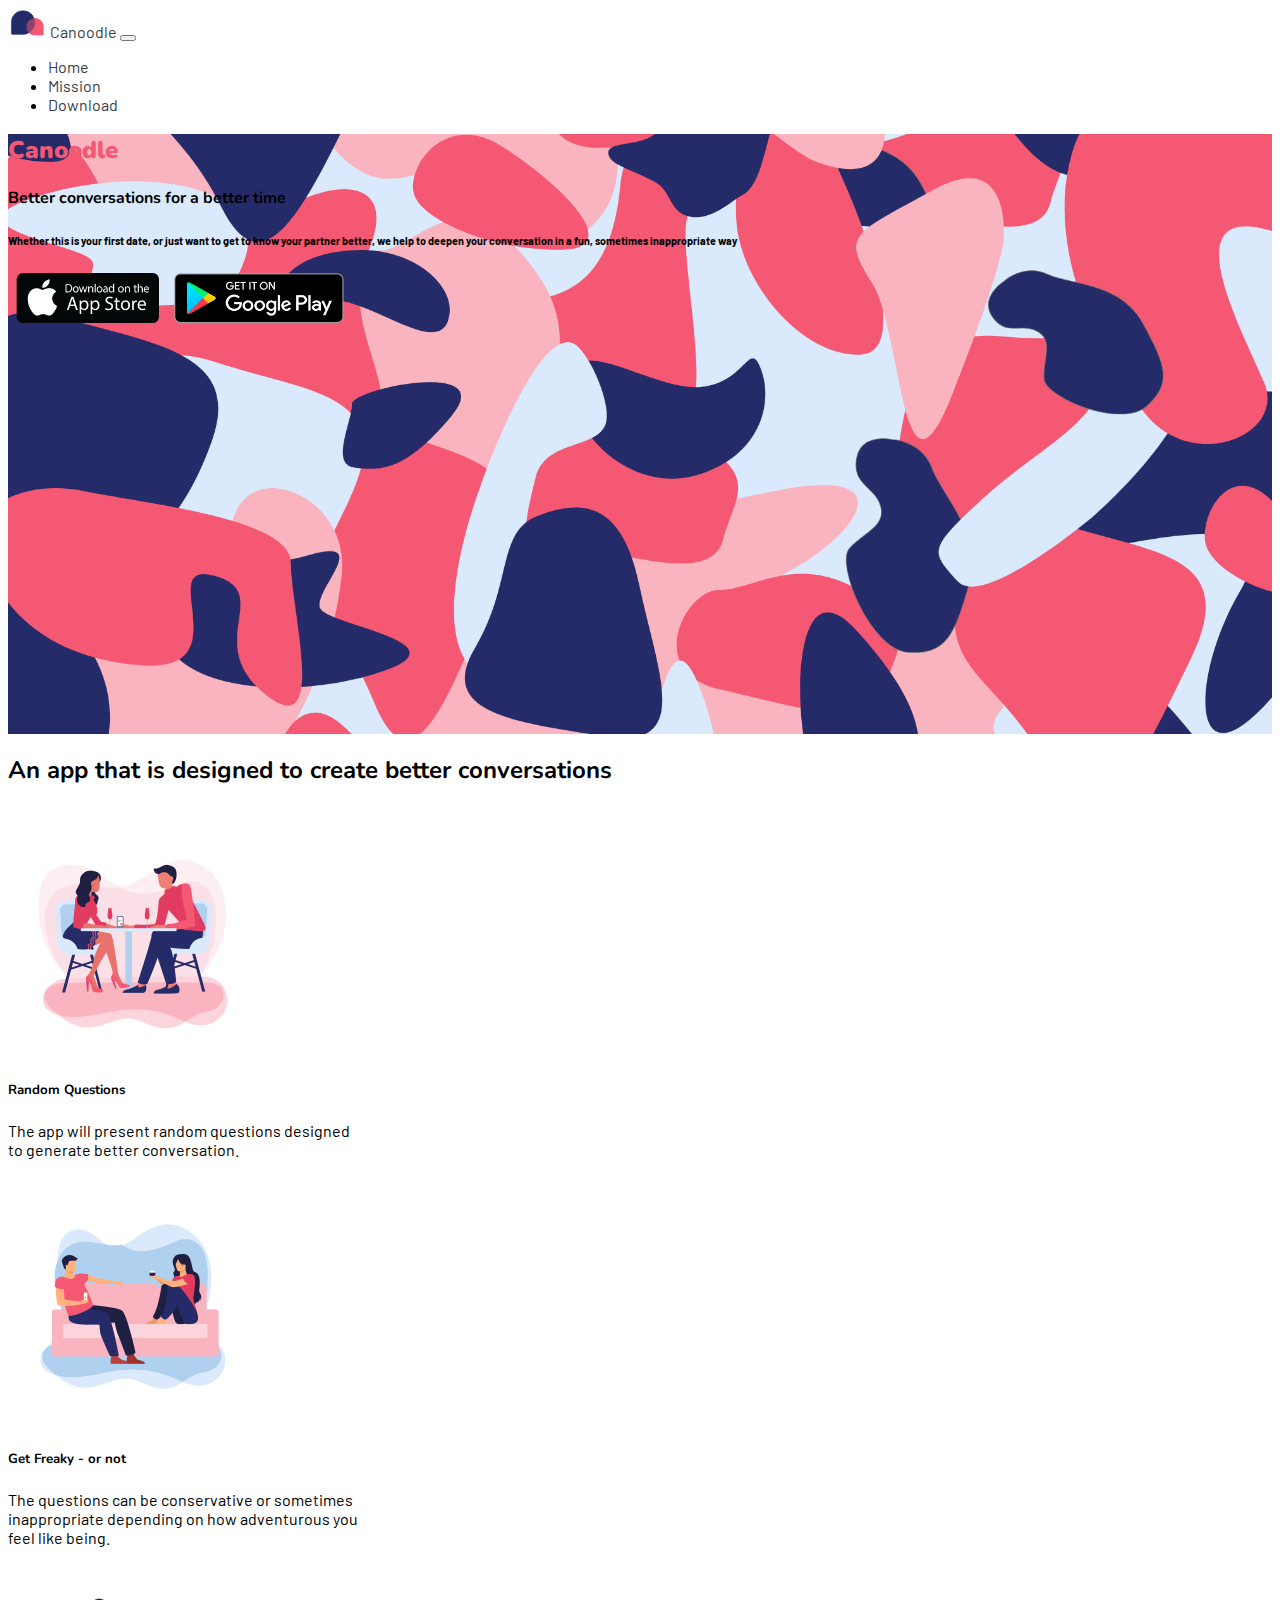
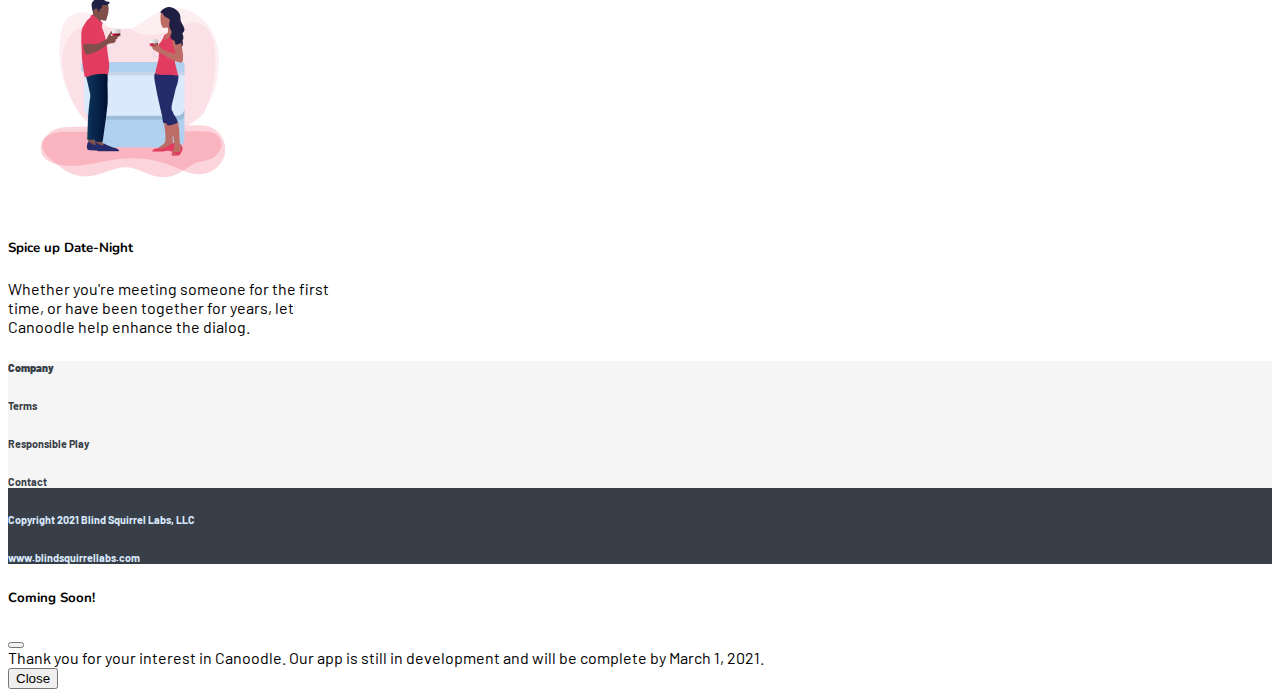
<file: index.html>
<!DOCTYPE html>
<html lang="en">

<head>
  <!-- Required meta tags -->
  <meta charset="utf-8" />
  <meta name="viewport" content="width=device-width, initial-scale=1" />

  <!-- Bootstrap CSS -->
  <link href="https://cdn.jsdelivr.net/npm/bootstrap@5.0.0-beta1/dist/css/bootstrap.min.css" rel="stylesheet"
    integrity="sha384-giJF6kkoqNQ00vy+HMDP7azOuL0xtbfIcaT9wjKHr8RbDVddVHyTfAAsrekwKmP1" crossorigin="anonymous" />

  <!-- Font -->
  <link rel="preconnect" href="https://fonts.gstatic.com" />
  <link href="https://fonts.googleapis.com/css2?family=Barlow:wght@300&family=Nunito&display=swap" rel="stylesheet" />
  <link rel="preconnect" href="https://fonts.gstatic.com">
  <link href="https://fonts.googleapis.com/css2?family=Barlow:wght@700&display=swap" rel="stylesheet">

  <!-- Favicon -->
  <link rel="shortcut icon" href="images/favicon.png" type="image/x-icon" />

  <!--CSS Link-->
  <link rel="stylesheet" type="text/css" href="styles/style.css" />

  <!-- Emoji -->
  <link href="https://emoji-css.afeld.me/emoji.css" rel="stylesheet">

  <title>Canoodle</title>
</head>

<body>
  <!-- Nav Bar -->
  <!-- <section id="navBar">
    <nav id="mainNavbar" class="navbar navbar-light bg-light navbar-expand-md fixed-top">
      <div class="container">
        <a class="navbar-brand" href="index.html">
          <img src="images\logo.png" width="auto" height="30" class="d-inline-block align-top mr-2" alt="Canoodle Logo" />
          Canoodle
        </a>
        <button class="navbar-toggler" data-toggle="collapse" data-target="#navLinks" aria-label="Toggle button">
          <span class="navbar-toggler-icon"></span>
        </button>
        <div class="collapse navbar-collapse justify-content-end" id="navLinks">
          <ul class="navbar-nav">
            <li class="navbar-item">
              <a href="index.html" class="nav-link active">Home</a>
            </li>
            <li class="navbar-item">
              <a href="mission.html" class="nav-link">Mission
              </a>
            </li>
            <li class="navbar-item">
              <a href="download.html" class="nav-link" id="download"><span id="download">Download</span></a>
            </li>
          </ul>
        </div>
      </div>
    </nav>
  </section> -->

  <!-- Navbar 2 -->
  <nav class="navbar navbar-expand-lg navbar-light bg-light fixed-top">
    <div class="container-fluid px-3">
      <a class="navbar-brand" href="index.html">
        <img src="images\logo.png" width="auto" height="30" class="d-inline-block align-top mr-2" alt="Canoodle Logo" />
        Canoodle</a>
      <button class="navbar-toggler" type="button" data-bs-toggle="collapse" data-bs-target="#navbarSupportedContent"
        aria-controls="navbarSupportedContent" aria-expanded="false" aria-label="Toggle navigation">
        <span class="navbar-toggler-icon"></span>
      </button>
      <div class="collapse navbar-collapse justify-content-end" id="navbarSupportedContent">
        <ul class="navbar-nav mb-2 mb-lg-0">
          <li class="nav-item">
            <a class="nav-link active" aria-current="page" href="index.html">Home</a>
          </li>
          <li class="nav-item">
            <a class="nav-link" href="mission.html">Mission</a>
          </li>
          <li class="nav-item">
            <a class="nav-link" href="download.html">Download</a>
          </li>
        </ul>
      </div>
    </div>
  </nav>

  <!-- Jumbotron -->
  <section id="jumbotron" class="py-5">
    <div id="headerBg" class="container d-flex align-items-center justify-content-center">
      <div class="row justify-content-center">
        <div class="col-md-9 col-sm-12 p-5">
          <div class="p-3 bg-light text-dark d-flex">
            <div class="p-3">
              <h2 id="canoodle">Canoodle</h2>
              <h4>Better conversations for a better time</h4>
              <h6>Whether this is your first date, or just want to get to know your partner better, we help to deepen
                your conversation in a fun, sometimes inappropriate way</h6>
              <!-- <i class="em em-woman-shrugging" aria-role="presentation" aria-label="Shrug"></i> -->
              <div>
                <div class="py-3">
                  <button id="button" type="button" data-bs-toggle="modal" data-bs-target="#exampleModal">
                    <img src="images/apple_store.png" height="50" width="auto" alt="App Store">
                  </button>
                  <button id="button" type="button" data-bs-toggle="modal" data-bs-target="#exampleModal">
                    <img src="images/googlePlay.png" height="50" width="auto" alt="App Store">
                  </button>
                </div>
              </div>
            </div>
          </div>
        </div>
        <!-- <div class="col-md-6">
          <div class="pt-5 d-flex justify-content-center align-items-center">
            <img src="images\PhoneBg.png" width="auto" height="450" class="d-inline-block align-top mr-2" alt="" />
          </div>
        </div> -->
      </div>
    </div>
  </section>

  <!-- Three Boxes -->
  <section>
    <div class="container">
      <div class="row py-5">
        <h2 class="text-center">An app that is designed to create better conversations</h2>
        <div class="col-md-4 d-flex justify-content-center py-2">
          <div class="card" style="width: 22rem;">
            <img src="./images/WebsiteBackgroundImage.png" width='250' height="auto" class="card-img-top" alt="...">
            <div class="card-body">
              <h5 class="lead">Random Questions</h5>
              <p class="card-text">The app will present random questions designed to generate better conversation. </p>
            </div>
          </div>
        </div>
        <div class="col-md-4 d-flex justify-content-center py-2">
          <div class="card" style="width: 22rem;">
            <img src="./images/Date_img.png" width='250' height="auto" class="card-img-top" alt="...">
            <div class="card-body">
              <h5 class="lead">Get Freaky - or not </h5>
              <p class="card-text">The questions can be conservative or sometimes inappropriate depending on how
                adventurous you feel like being.</p>
            </div>
          </div>
        </div>
        <div class="col-md-4 d-flex justify-content-center py-2">
          <div class="card" style="width: 22rem;">
            <img src="./images/bar_pic.png" width='250' height="auto" class="card-img-top" alt="...">
            <div class="card-body">
              <h5 class="lead">Spice up Date-Night</h5>
              <p class="card-text">Whether you're meeting someone for the first time, or have been together for years,
                let Canoodle help enhance the dialog.</p>
            </div>
          </div>
        </div>
      </div>
    </div>
  </section>

  <!-- Question Submit -->
  <!-- <section id="submitQuestion">
    <div class="container-fluid">
      <div class="row d-flex justify-content-center">
        <div class="col-md-4">
          <div class="mb-3">
            <h2>Submit a question</h2>
            <textarea class="form-control" id="exampleFormControlTextarea1" rows="2"></textarea>
            <div class="d-flex justify-content-center py-3">
              <button type="submit" class="btn btn-primary mb-3">Submit Question</button>
            </div>
          </div>
        </div>
      </div>
    </div>
  </section> -->

  <!-- Footer -->
  <section id="footer">
    <div class="container-fluid">
      <div id="upperFooter" class="row p-5">
        <div class="col-md-3">
          <h6 id="smHeader">Company</h6>
          <a href="terms.html">
            <h6>Terms</h6>
          </a>
          <a href="responsible.html">
            <h6>Responsible Play</h6>
          </a>
          <a href="contact.html">
            <h6>Contact</h6>
          </a>
        </div>
      </div>
      <div id="lowerFooter" class="row">
        <div class="col-md-12 d-flex justify-content-between p-3 bold">
          <h6>Copyright 2021 Blind Squirrel Labs, LLC</h6>
          <h6>www.blindsquirrellabs.com</h6>
        </div>
      </div>
    </div>
  </section>

  <!-- Modal -->
  <div class="modal fade" id="exampleModal" tabindex="-1" aria-labelledby="exampleModalLabel" aria-hidden="true">
    <div class="modal-dialog">
      <div class="modal-content">
        <div class="modal-header">
          <h5 class="modal-title" id="exampleModalLabel">Coming Soon!</h5>
          <button type="button" class="btn-close" data-bs-dismiss="modal" aria-label="Close"></button>
        </div>
        <div class="modal-body">
          Thank you for your interest in Canoodle. Our app is still in development and will be complete by
          March 1, 2021.
        </div>
        <div class="modal-footer">
          <button type="button" class="btn btn-secondary" data-bs-dismiss="modal">Close</button>
        </div>
      </div>
    </div>
  </div>
  <!-- Optional JavaScript; choose one of the two! -->

  <!-- Option 1: Bootstrap Bundle with Popper -->
  <script src="https://cdn.jsdelivr.net/npm/bootstrap@5.0.0-beta1/dist/js/bootstrap.bundle.min.js"
    integrity="sha384-ygbV9kiqUc6oa4msXn9868pTtWMgiQaeYH7/t7LECLbyPA2x65Kgf80OJFdroafW"
    crossorigin="anonymous"></script>

  <!-- Option 2: Separate Popper and Bootstrap JS -->
  <!--
    <script src="https://cdn.jsdelivr.net/npm/@popperjs/core@2.5.4/dist/umd/popper.min.js" integrity="sha384-q2kxQ16AaE6UbzuKqyBE9/u/KzioAlnx2maXQHiDX9d4/zp8Ok3f+M7DPm+Ib6IU" crossorigin="anonymous"></script>
    <script src="https://cdn.jsdelivr.net/npm/bootstrap@5.0.0-beta1/dist/js/bootstrap.min.js" integrity="sha384-pQQkAEnwaBkjpqZ8RU1fF1AKtTcHJwFl3pblpTlHXybJjHpMYo79HY3hIi4NKxyj" crossorigin="anonymous"></script>
    -->
</body>

</html>
</file>
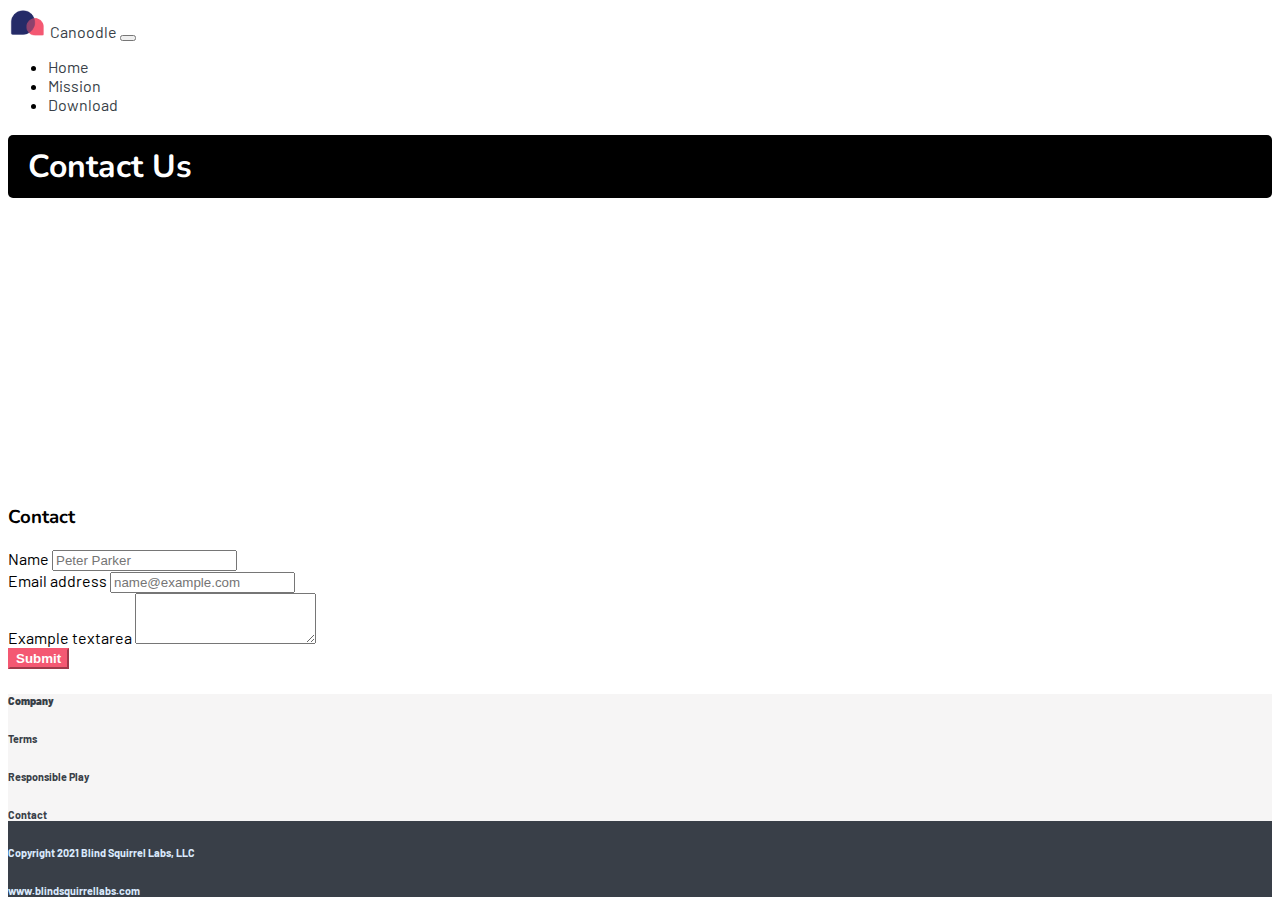
<file: contact.html>
<!DOCTYPE html>
<html lang="en">

<head>
    <!-- Required meta tags -->
    <meta charset="utf-8" />
    <meta name="viewport" content="width=device-width, initial-scale=1" />

    <!-- Bootstrap CSS -->
    <link href="https://cdn.jsdelivr.net/npm/bootstrap@5.0.0-beta1/dist/css/bootstrap.min.css" rel="stylesheet"
        integrity="sha384-giJF6kkoqNQ00vy+HMDP7azOuL0xtbfIcaT9wjKHr8RbDVddVHyTfAAsrekwKmP1" crossorigin="anonymous" />
    <!-- Font -->
    <link rel="preconnect" href="https://fonts.gstatic.com" />
    <link href="https://fonts.googleapis.com/css2?family=Barlow:wght@300&family=Nunito&display=swap" rel="stylesheet" />
    <link rel="preconnect" href="https://fonts.gstatic.com">
    <link href="https://fonts.googleapis.com/css2?family=Barlow:wght@700&display=swap" rel="stylesheet">

    <!-- Favicon -->
    <link rel="shortcut icon" href="images/favicon.png" type="image/x-icon" />
    <!--CSS Link-->
    <link rel="stylesheet" type="text/css" href="styles/style.css" />
    <!-- Emoji -->
    <link href="https://emoji-css.afeld.me/emoji.css" rel="stylesheet">

    <title>Contact</title>
</head>

<body>
    <!-- Navbar 2 -->
    <nav class="navbar navbar-expand-lg navbar-light bg-light fixed-top">
        <div class="container-fluid px-3">
            <a class="navbar-brand" href="index.html">
                <img src="images\logo.png" width="auto" height="30" class="d-inline-block align-top mr-2" alt="Canoodle Logo" />
                Canoodle</a>
            <button class="navbar-toggler" type="button" data-bs-toggle="collapse" data-bs-target="#navbarSupportedContent"
                aria-controls="navbarSupportedContent" aria-expanded="false" aria-label="Toggle navigation">
                <span class="navbar-toggler-icon"></span>
            </button>
            <div class="collapse navbar-collapse justify-content-end" id="navbarSupportedContent">
                <ul class="navbar-nav mb-2 mb-lg-0">
                    <li class="nav-item">
                        <a class="nav-link" href="index.html">Home</a>
                    </li>
                    <li class="nav-item">
                        <a class="nav-link" href="mission.html">Mission</a>
                    </li>
                    <li class="nav-item">
                        <a class="nav-link" href="download.html">Download</a>
                    </li>
                </ul>
            </div>
        </div>
    </nav>

    <!-- Jumbotron -->
    <section id="jumboContainerContact" class="py-5 d-flex align-items-center">
        <div id="" class="container-fluid">
            <div class="row pt-5">
                <div class="col-12 d-flex justify-content-center">
                    <h1 id="mission" class="d-inline-flex">Contact Us</h1>
                </div>
            </div>
        </div>
    </section>

    <!--Privacy Policy-->
    <div class="container d-flex align-items-center justify-content-center">
        <form class="col-md-6 col-12 px-3 py-5" action="https://formspree.io/f/xaylzezg" method="POST">
            <h3>Contact</h3>
            <div class="mb-3">
                <label for="exampleFormControlInput1" class="form-label">Name</label>
                <input type="text" name="Name" class="form-control" id="exampleFormControlInput1" placeholder="Peter Parker"
                    required>
            </div>
            <div class="mb-3">
                <label for="exampleFormControlInput1" class="form-label">Email address</label>
                <input type="email" name="Email" class="form-control" id="exampleFormControlInput1" placeholder="name@example.com"
                    required>
            </div>
            <div class="mb-3">
                <label for="exampleFormControlTextarea1" class="form-label">Example textarea</label>
                <textarea class="form-control" type="text" name="Message" id="exampleFormControlTextarea1" rows="3"
                    required></textarea>
            </div>
            <button class="btn btn-primary" type="submit">Submit</button>
        </form>
    </div>
    </div>

    <!-- Footer -->
    <section id="footer">
        <div class="container-fluid">
            <div id="upperFooter" class="row p-5">
                <div class="col-md-3">
                    <h6 id="smHeader">Company</h6>
                    <a href="terms.html">
                        <h6>Terms</h6>
                    </a>
                    <a href="responsible.html">
                        <h6>Responsible Play</h6>
                    </a>
                    <a href="contact.html">
                        <h6>Contact</h6>
                    </a>
                </div>
            </div>
            <div id="lowerFooter" class="row">
                <div class="col-md-12 d-flex justify-content-between p-3 bold">
                    <h6>Copyright 2021 Blind Squirrel Labs, LLC</h6>
                    <h6>www.blindsquirrellabs.com</h6>
                </div>
            </div>
        </div>
    </section>
    <!-- Optional JavaScript; choose one of the two! -->

    <!-- Option 1: Bootstrap Bundle with Popper -->
    <script src="https://cdn.jsdelivr.net/npm/bootstrap@5.0.0-beta1/dist/js/bootstrap.bundle.min.js" integrity="sha384-ygbV9kiqUc6oa4msXn9868pTtWMgiQaeYH7/t7LECLbyPA2x65Kgf80OJFdroafW"
        crossorigin="anonymous"></script>

    <!-- Option 2: Separate Popper and Bootstrap JS -->
    <!--
    <script src="https://cdn.jsdelivr.net/npm/@popperjs/core@2.5.4/dist/umd/popper.min.js" integrity="sha384-q2kxQ16AaE6UbzuKqyBE9/u/KzioAlnx2maXQHiDX9d4/zp8Ok3f+M7DPm+Ib6IU" crossorigin="anonymous"></script>
    <script src="https://cdn.jsdelivr.net/npm/bootstrap@5.0.0-beta1/dist/js/bootstrap.min.js" integrity="sha384-pQQkAEnwaBkjpqZ8RU1fF1AKtTcHJwFl3pblpTlHXybJjHpMYo79HY3hIi4NKxyj" crossorigin="anonymous"></script>
    -->
</body>

</html>
</file>
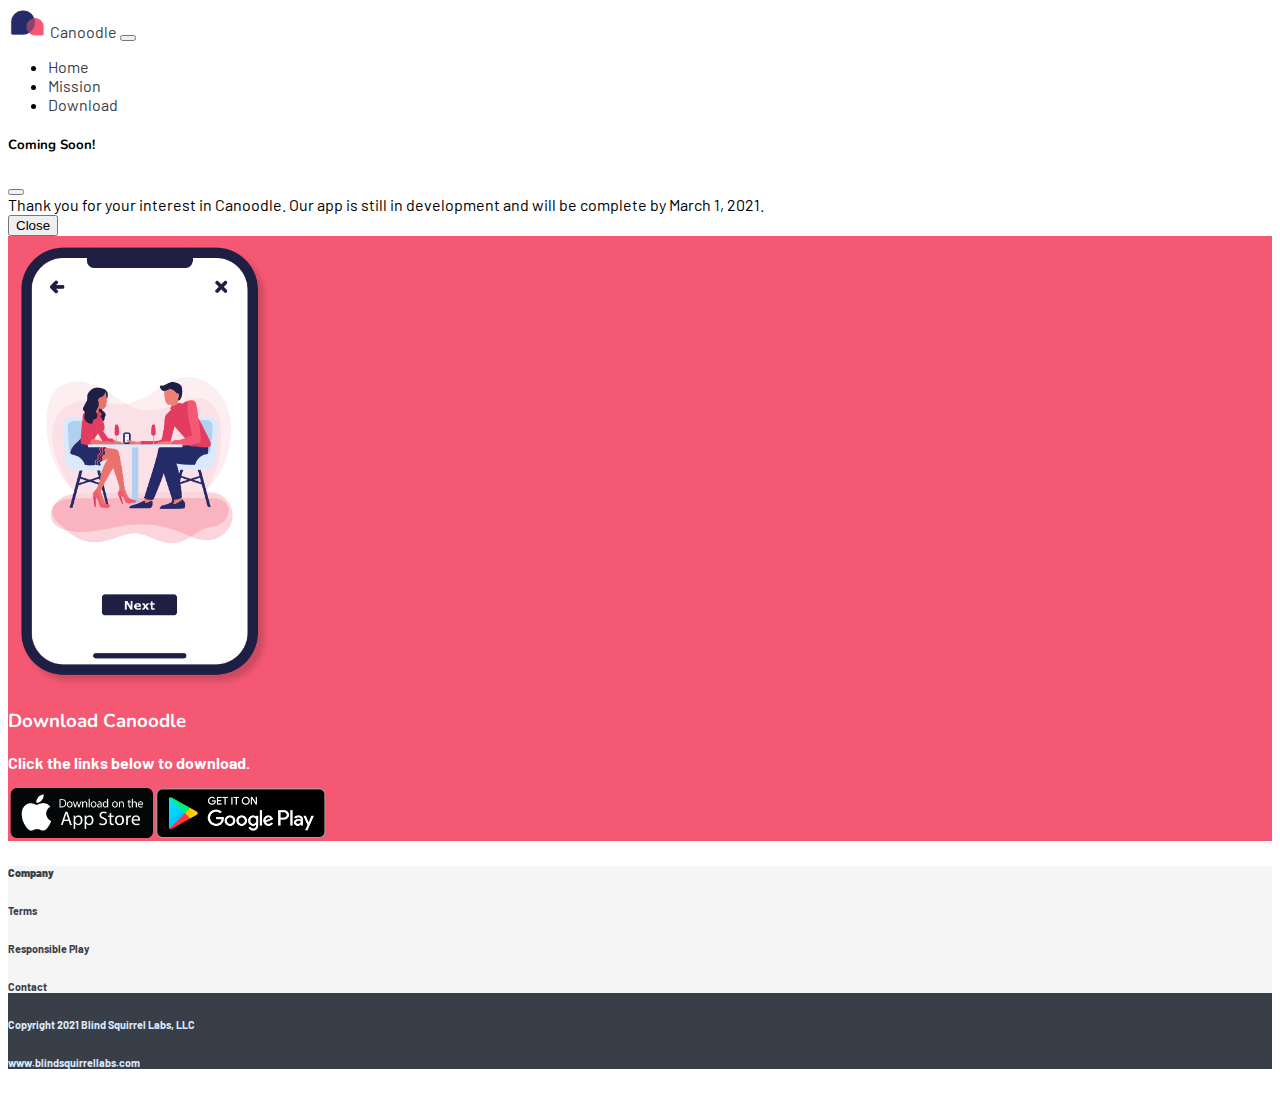
<file: download.html>
<!DOCTYPE html>
<html lang="en">

<head>
    <!-- Required meta tags -->
    <meta charset="utf-8" />
    <meta name="viewport" content="width=device-width, initial-scale=1" />

    <!-- Bootstrap CSS -->
    <link href="https://cdn.jsdelivr.net/npm/bootstrap@5.0.0-beta1/dist/css/bootstrap.min.css" rel="stylesheet"
        integrity="sha384-giJF6kkoqNQ00vy+HMDP7azOuL0xtbfIcaT9wjKHr8RbDVddVHyTfAAsrekwKmP1" crossorigin="anonymous" />
    <!-- Font -->
    <link rel="preconnect" href="https://fonts.gstatic.com" />
    <link href="https://fonts.googleapis.com/css2?family=Barlow:wght@300&family=Nunito&display=swap" rel="stylesheet" />
    <link rel="preconnect" href="https://fonts.gstatic.com">
    <link href="https://fonts.googleapis.com/css2?family=Barlow:wght@700&display=swap" rel="stylesheet">

    <!-- Favicon -->
    <link rel="shortcut icon" href="images/favicon.png" type="image/x-icon" />
    <!--CSS Link-->
    <link rel="stylesheet" type="text/css" href="styles/style.css" />
    <!-- Emoji -->
    <link href="https://emoji-css.afeld.me/emoji.css" rel="stylesheet">

    <title>Download</title>
</head>

<body>
    <!-- Navbar 2 -->
    <nav class="navbar navbar-expand-lg navbar-light bg-light fixed-top">
        <div class="container-fluid px-3">
            <a class="navbar-brand" href="index.html">
                <img src="images\logo.png" width="auto" height="30" class="d-inline-block align-top mr-2" alt="Canoodle Logo" />
                Canoodle</a>
            <button class="navbar-toggler" type="button" data-bs-toggle="collapse" data-bs-target="#navbarSupportedContent"
                aria-controls="navbarSupportedContent" aria-expanded="false" aria-label="Toggle navigation">
                <span class="navbar-toggler-icon"></span>
            </button>
            <div class="collapse navbar-collapse justify-content-end" id="navbarSupportedContent">
                <ul class="navbar-nav mb-2 mb-lg-0">
                    <li class="nav-item">
                        <a class="nav-link" href="index.html">Home</a>
                    </li>
                    <li class="nav-item">
                        <a class="nav-link" href="mission.html">Mission</a>
                    </li>
                    <li class="nav-item">
                        <a class="nav-link active" aria-current="page" href="download.html">Download</a>
                    </li>
                </ul>
            </div>
        </div>
    </nav>

    <!-- Modal -->
    <div class="modal fade" id="exampleModal" tabindex="-1" aria-labelledby="exampleModalLabel" aria-hidden="true">
        <div class="modal-dialog">
            <div class="modal-content">
                <div class="modal-header">
                    <h5 class="modal-title" id="exampleModalLabel">Coming Soon!</h5>
                    <button type="button" class="btn-close" data-bs-dismiss="modal" aria-label="Close"></button>
                </div>
                <div class="modal-body">
                    Thank you for your interest in Canoodle. Our app is still in development and will be complete by
                    March 1, 2021.
                </div>
                <div class="modal-footer">
                    <button type="button" class="btn btn-secondary" data-bs-dismiss="modal">Close</button>
                </div>
            </div>
        </div>
    </div>

    <!-- Jumbotron -->
    <section id="jumboDownload" class="py-5 d-flex align-items-center">
        <div id="" class="container-fluid py-5">
            <div class="row pt-5">
                <div class="col-md-6 d-flex justify-content-md-end justify-content-center">
                    <img src="images/PhoneBg.png" height="450" width="auto" alt="Picture of app" class="px-5">
                </div>
                <div class="col-md-6 white d-flex align-items-center p-3">
                    <div>
                        <H3 id="downloadHeader" class="mb-0">Download Canoodle</H3>
                        <p id="downloadHeader" class="">Click the links below to download.</p>
                        <div>
                            <a data-bs-toggle="modal" data-bs-target="#exampleModal">
                                <img src="images/apple_store.png" height="50" width="auto" alt="App Store">
                            </a>
                            <a data-bs-toggle="modal" data-bs-target="#exampleModal">
                                <img src="images/googlePlay.png" height="50" width="auto" alt="App Store">
                            </a>
                        </div>
                    </div>
                </div>
            </div>
        </div>
    </section>



    <!-- Footer -->
    <section id="footer">
        <div class="container-fluid">
            <div id="upperFooter" class="row p-5">
                <div class="col-md-3">
                    <h6 id="smHeader">Company</h6>
                    <a href="terms.html">
                        <h6>Terms</h6>
                    </a>
                    <a href="responsible.html">
                        <h6>Responsible Play</h6>
                    </a>
                    <a href="contact.html">
                        <h6>Contact</h6>
                    </a>
                </div>
            </div>
            <div id="lowerFooter" class="row">
                <div class="col-md-12 d-flex justify-content-between p-3 bold">
                    <h6>Copyright 2021 Blind Squirrel Labs, LLC</h6>
                    <h6>www.blindsquirrellabs.com</h6>
                </div>
            </div>
        </div>
    </section>
    <!-- Optional JavaScript; choose one of the two! -->

    <!-- Option 1: Bootstrap Bundle with Popper -->
    <script src="https://cdn.jsdelivr.net/npm/bootstrap@5.0.0-beta1/dist/js/bootstrap.bundle.min.js" integrity="sha384-ygbV9kiqUc6oa4msXn9868pTtWMgiQaeYH7/t7LECLbyPA2x65Kgf80OJFdroafW"
        crossorigin="anonymous"></script>

    <!-- Option 2: Separate Popper and Bootstrap JS -->
    <!--
    <script src="https://cdn.jsdelivr.net/npm/@popperjs/core@2.5.4/dist/umd/popper.min.js" integrity="sha384-q2kxQ16AaE6UbzuKqyBE9/u/KzioAlnx2maXQHiDX9d4/zp8Ok3f+M7DPm+Ib6IU" crossorigin="anonymous"></script>
    <script src="https://cdn.jsdelivr.net/npm/bootstrap@5.0.0-beta1/dist/js/bootstrap.min.js" integrity="sha384-pQQkAEnwaBkjpqZ8RU1fF1AKtTcHJwFl3pblpTlHXybJjHpMYo79HY3hIi4NKxyj" crossorigin="anonymous"></script>
    -->
</body>

</html>
</file>
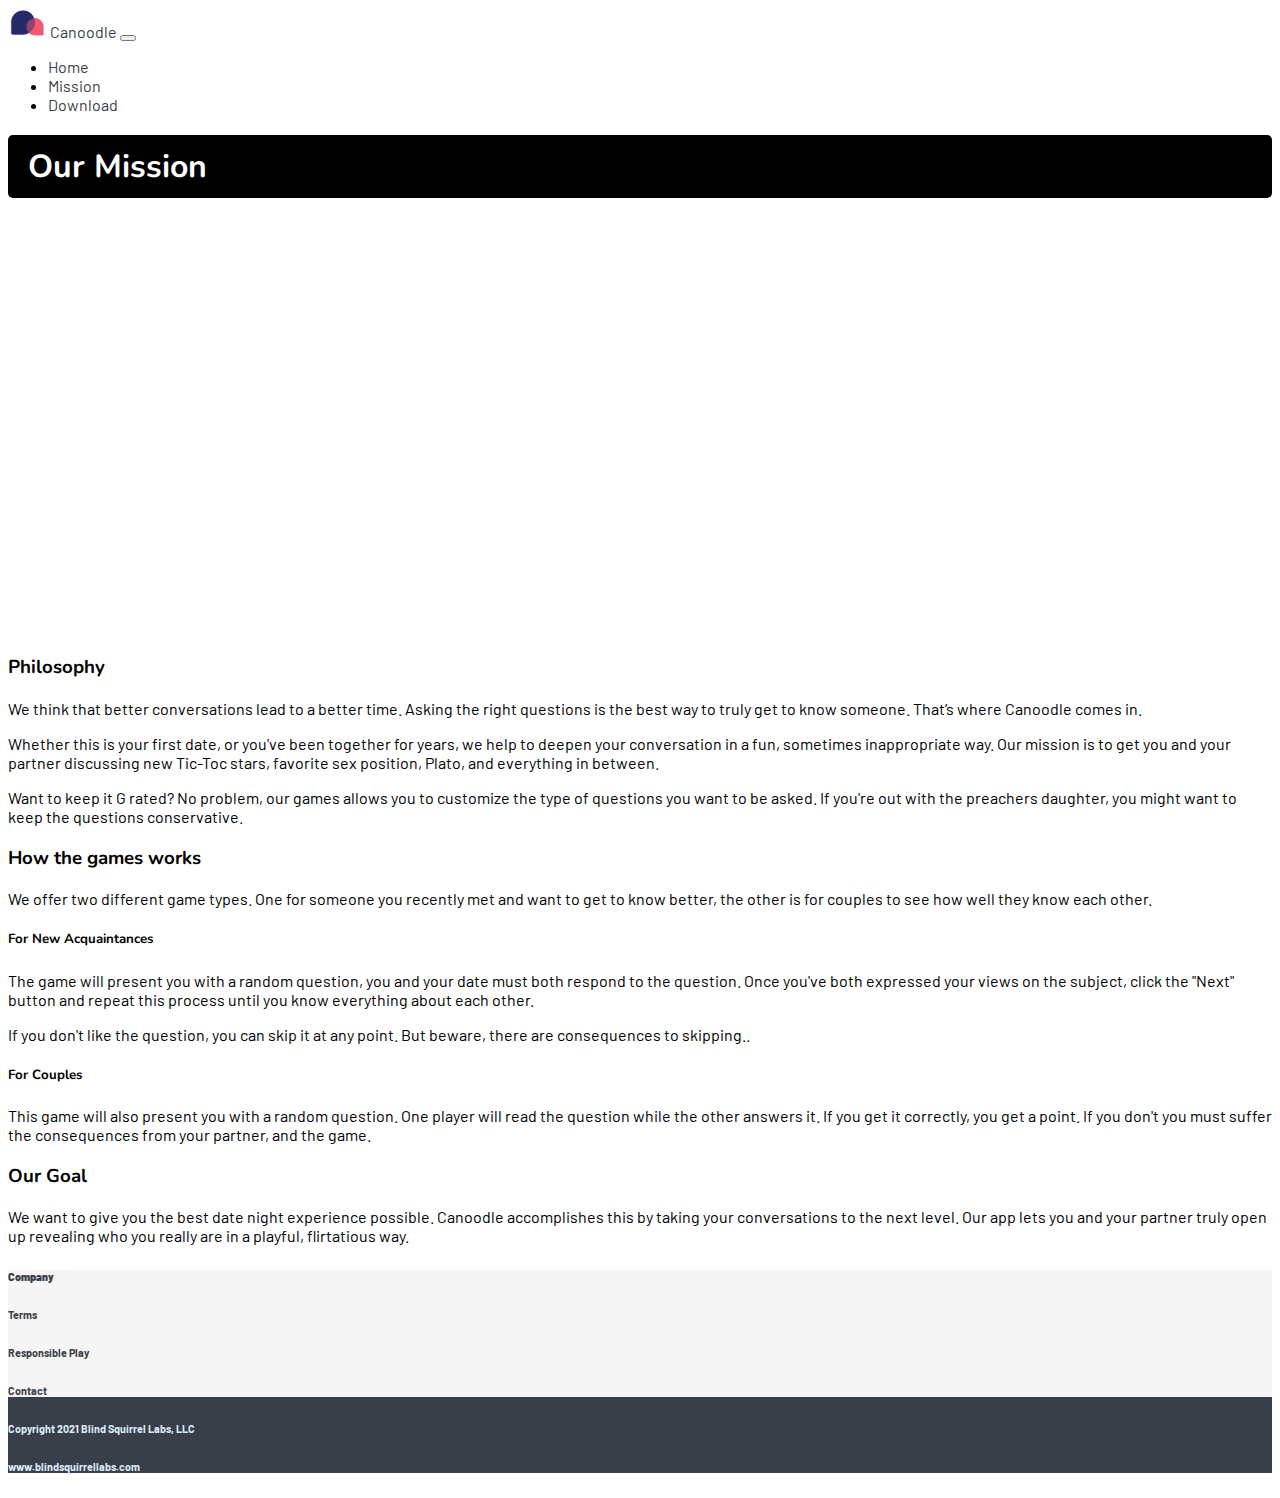
<file: mission.html>
<!DOCTYPE html>
<html lang="en">

<head>
    <!-- Required meta tags -->
    <meta charset="utf-8" />
    <meta name="viewport" content="width=device-width, initial-scale=1" />

    <!-- Bootstrap CSS -->
    <link href="https://cdn.jsdelivr.net/npm/bootstrap@5.0.0-beta1/dist/css/bootstrap.min.css" rel="stylesheet"
        integrity="sha384-giJF6kkoqNQ00vy+HMDP7azOuL0xtbfIcaT9wjKHr8RbDVddVHyTfAAsrekwKmP1" crossorigin="anonymous" />
    <!-- Font -->
    <link rel="preconnect" href="https://fonts.gstatic.com" />
    <link href="https://fonts.googleapis.com/css2?family=Barlow:wght@300&family=Nunito&display=swap" rel="stylesheet" />
    <link rel="preconnect" href="https://fonts.gstatic.com">
    <link href="https://fonts.googleapis.com/css2?family=Barlow:wght@700&display=swap" rel="stylesheet">

    <!-- Favicon -->
    <link rel="shortcut icon" href="images/favicon.png" type="image/x-icon" />
    <!--CSS Link-->
    <link rel="stylesheet" type="text/css" href="styles/style.css" />
    <!-- Emoji -->
    <link href="https://emoji-css.afeld.me/emoji.css" rel="stylesheet">

    <title>Mission</title>
</head>

<body>
    <!-- Navbar 2 -->
    <nav class="navbar navbar-expand-lg navbar-light bg-light fixed-top">
        <div class="container-fluid px-3">
            <a class="navbar-brand" href="index.html">
                <img src="images\logo.png" width="auto" height="30" class="d-inline-block align-top mr-2"
                    alt="Canoodle Logo" />
                Canoodle</a>
            <button class="navbar-toggler" type="button" data-bs-toggle="collapse"
                data-bs-target="#navbarSupportedContent" aria-controls="navbarSupportedContent" aria-expanded="false"
                aria-label="Toggle navigation">
                <span class="navbar-toggler-icon"></span>
            </button>
            <div class="collapse navbar-collapse justify-content-end" id="navbarSupportedContent">
                <ul class="navbar-nav mb-2 mb-lg-0">
                    <li class="nav-item">
                        <a class="nav-link" href="index.html">Home</a>
                    </li>
                    <li class="nav-item">
                        <a class="nav-link active" aria-current="page" href="mission.html">Mission</a>
                    </li>
                    <li class="nav-item">
                        <a class="nav-link" href="download.html">Download</a>
                    </li>
                </ul>
            </div>
        </div>
    </nav>

    <!-- Jumbotron -->
    <section id="jumboContainer" class="py-5 d-flex align-items-center">
        <div id="" class="container-fluid">
            <div class="row pt-5">
                <div class="col-12 d-flex justify-content-center">
                    <h1 id="mission" class="d-inline-flex">Our Mission</h1>
                </div>
            </div>
        </div>
    </section>

    <!-- Our Mission -->
    <div class="container py-5">
        <div class="row d-flex justify-content-center">
            <div class="col-md-6">
                <h3>Philosophy</h3>
                <p class="lead">
                    We think that better conversations lead to a better time. Asking the right questions is the best
                    way to truly get to know someone. That’s where Canoodle comes in.
                </p>
                <p class="lead">
                    Whether this is your first date, or you've been together for years, we help to deepen
                    your conversation in a fun, sometimes inappropriate way. Our mission is to get you and your partner
                    discussing new Tic-Toc stars, favorite sex position, Plato, and everything in between.
                </p>
                <p class="lead">
                    Want to keep it G rated? No problem, our games allows you to customize the type of questions you
                    want to be asked. If you're out with the preachers daughter, you might want to keep the questions
                    conservative.
                </p>
                <!-- How it works -->
                <h3 class="pt-3">How the games works</h3>
                <p class="lead">We offer two different game types. One for someone you recently met and want to get to
                    know better,
                    the other is for couples to see how well they know each other.
                </p>
                <!-- New Acquaintances -->
                <h5>For New Acquaintances</h5>
                <p class="lead">
                    The game will present you with a random question, you and your date must both respond to the
                    question. Once you've both expressed your views on the subject, click the "Next" button and repeat
                    this process until you know everything about each other.
                </p>
                <p class="lead">
                    If you don't like the question, you can skip it at any point. But beware, there are consequences to
                    skipping..
                </p>
                <!-- For Couples -->
                <h5>For Couples</h5>
                <p class="lead">
                    This game will also present you with a random question. One player will read the question while the
                    other answers it. If you get it correctly, you get a point. If you don't you must suffer the
                    consequences from your partner, and the game.
                </p>
                <!-- Our Goal -->
                <h3 class="pt-3">Our Goal</h3>
                <p class="lead">
                    We want to give you the best date night experience possible. Canoodle accomplishes this by taking
                    your conversations to the next level. Our app lets you and your partner truly open up revealing who
                    you really are in a playful, flirtatious way.
                </p>
            </div>
        </div>
    </div>

    <!-- Footer -->
    <section id="footer">
        <div class="container-fluid">
            <div id="upperFooter" class="row p-5">
                <div class="col-md-3">
                    <h6 id="smHeader">Company</h6>
                    <a href="terms.html">
                        <h6>Terms</h6>
                    </a>
                    <a href="responsible.html">
                        <h6>Responsible Play</h6>
                    </a>
                    <a href="contact.html">
                        <h6>Contact</h6>
                    </a>
                </div>
            </div>
            <div id="lowerFooter" class="row">
                <div class="col-md-12 d-flex justify-content-between p-3 bold">
                    <h6>Copyright 2021 Blind Squirrel Labs, LLC</h6>
                    <h6>www.blindsquirrellabs.com</h6>
                </div>
            </div>
        </div>
    </section>
    <!-- Optional JavaScript; choose one of the two! -->

    <!-- Option 1: Bootstrap Bundle with Popper -->
    <script src="https://cdn.jsdelivr.net/npm/bootstrap@5.0.0-beta1/dist/js/bootstrap.bundle.min.js"
        integrity="sha384-ygbV9kiqUc6oa4msXn9868pTtWMgiQaeYH7/t7LECLbyPA2x65Kgf80OJFdroafW"
        crossorigin="anonymous"></script>

    <!-- Option 2: Separate Popper and Bootstrap JS -->
    <!--
    <script src="https://cdn.jsdelivr.net/npm/@popperjs/core@2.5.4/dist/umd/popper.min.js" integrity="sha384-q2kxQ16AaE6UbzuKqyBE9/u/KzioAlnx2maXQHiDX9d4/zp8Ok3f+M7DPm+Ib6IU" crossorigin="anonymous"></script>
    <script src="https://cdn.jsdelivr.net/npm/bootstrap@5.0.0-beta1/dist/js/bootstrap.min.js" integrity="sha384-pQQkAEnwaBkjpqZ8RU1fF1AKtTcHJwFl3pblpTlHXybJjHpMYo79HY3hIi4NKxyj" crossorigin="anonymous"></script>
    -->
</body>

</html>
</file>
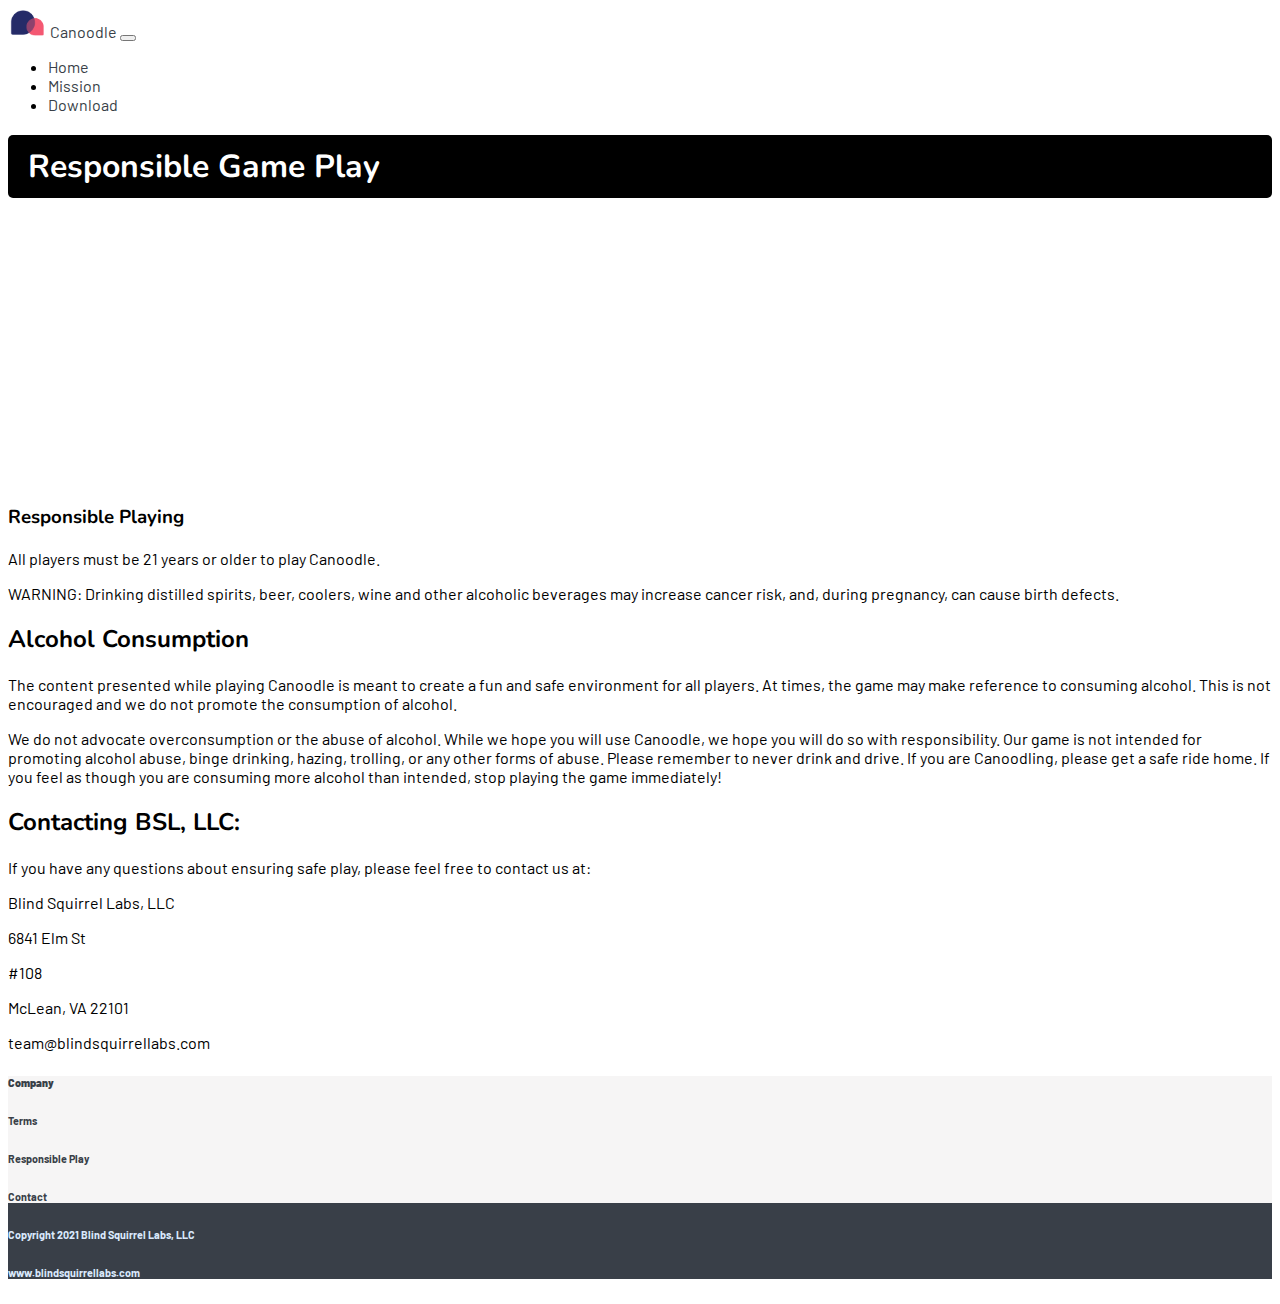
<file: responsible.html>
<!DOCTYPE html>
<html lang="en">

<head>
    <!-- Required meta tags -->
    <meta charset="utf-8" />
    <meta name="viewport" content="width=device-width, initial-scale=1" />

    <!-- Bootstrap CSS -->
    <link href="https://cdn.jsdelivr.net/npm/bootstrap@5.0.0-beta1/dist/css/bootstrap.min.css" rel="stylesheet"
        integrity="sha384-giJF6kkoqNQ00vy+HMDP7azOuL0xtbfIcaT9wjKHr8RbDVddVHyTfAAsrekwKmP1" crossorigin="anonymous" />
    <!-- Font -->
    <link rel="preconnect" href="https://fonts.gstatic.com" />
    <link href="https://fonts.googleapis.com/css2?family=Barlow:wght@300&family=Nunito&display=swap" rel="stylesheet" />
    <link rel="preconnect" href="https://fonts.gstatic.com">
    <link href="https://fonts.googleapis.com/css2?family=Barlow:wght@700&display=swap" rel="stylesheet">

    <!-- Favicon -->
    <link rel="shortcut icon" href="images/favicon.png" type="image/x-icon" />
    <!--CSS Link-->
    <link rel="stylesheet" type="text/css" href="styles/style.css" />
    <!-- Emoji -->
    <link href="https://emoji-css.afeld.me/emoji.css" rel="stylesheet">

    <title>Responsibility</title>
</head>

<body>
    <!-- Navbar 2 -->
    <nav class="navbar navbar-expand-lg navbar-light bg-light fixed-top">
        <div class="container-fluid px-3">
            <a class="navbar-brand" href="index.html">
                <img src="images\logo.png" width="auto" height="30" class="d-inline-block align-top mr-2" alt="Canoodle Logo" />
                Canoodle</a>
            <button class="navbar-toggler" type="button" data-bs-toggle="collapse" data-bs-target="#navbarSupportedContent"
                aria-controls="navbarSupportedContent" aria-expanded="false" aria-label="Toggle navigation">
                <span class="navbar-toggler-icon"></span>
            </button>
            <div class="collapse navbar-collapse justify-content-end" id="navbarSupportedContent">
                <ul class="navbar-nav mb-2 mb-lg-0">
                    <li class="nav-item">
                        <a class="nav-link" href="index.html">Home</a>
                    </li>
                    <li class="nav-item">
                        <a class="nav-link" href="mission.html">Mission</a>
                    </li>
                    <li class="nav-item">
                        <a class="nav-link" href="download.html">Download</a>
                    </li>
                </ul>
            </div>
        </div>
    </nav>

    <!-- Jumbotron -->
    <section id="jumboContainerResponsible" class="py-5 d-flex align-items-center">
        <div id="" class="container-fluid">
            <div class="row pt-5">
                <div class="col-12 d-flex justify-content-center">
                    <h1 id="mission" class="d-inline-flex">Responsible Game Play</h1>
                </div>
            </div>
        </div>
    </section>

    <!--Privacy Policy-->
    <div class="container">
        <div class="row"></div>
        <div class="col-12 py-5">
            <h3>Responsible Playing</h3>
            <p class="lead">All players must be 21 years or older to play Canoodle.</p>
            <p class="lead">
                WARNING: Drinking distilled spirits, beer, coolers, wine and other alcoholic beverages may increase
                cancer risk, and, during pregnancy, can cause birth defects.</p>
            <h2>Alcohol Consumption</h2>
            <p class="lead">The content presented while playing Canoodle is meant to create a fun and safe environment
                for all players. At times, the game may make reference to consuming alcohol. This is not encouraged and
                we do not promote the consumption of alcohol. </p>
            <p class="lead">We do not advocate overconsumption or the abuse of alcohol. While we hope you will use
                Canoodle, we hope you will do so with responsibility. Our game is not
                intended for promoting alcohol abuse, binge drinking, hazing, trolling, or any other forms of abuse.
                Please remember to never drink and drive. If you are Canoodling, please get a safe ride home. If you
                feel as though you are consuming more alcohol than intended, stop playing the game immediately!</p>

            <h2>Contacting BSL, LLC:</h2>
            <p class="lead">If you have any questions about ensuring safe play, please feel free to contact us at:</p>

            <p class="lead py-0 my-0">Blind Squirrel Labs, LLC</p>
            <p class="lead py-0 my-0">6841 Elm St</p>
            <p class="lead py-0 my-0">#108</p>
            <p class="lead py-0 my-0">McLean, VA 22101</p>
            <p class="lead py-0 my-0">team@blindsquirrellabs.com</p>
        </div>
    </div>
    </div>

    <!-- Footer -->
    <section id="footer">
        <div class="container-fluid">
            <div id="upperFooter" class="row p-5">
                <div class="col-md-3">
                    <h6 id="smHeader">Company</h6>
                    <a href="terms.html">
                        <h6>Terms</h6>
                    </a>
                    <a href="responsible.html">
                        <h6>Responsible Play</h6>
                    </a>
                    <a href="contact.html">
                        <h6>Contact</h6>
                    </a>
                </div>
            </div>
            <div id="lowerFooter" class="row">
                <div class="col-md-12 d-flex justify-content-between p-3 bold">
                    <h6>Copyright 2021 Blind Squirrel Labs, LLC</h6>
                    <h6>www.blindsquirrellabs.com</h6>
                </div>
            </div>
        </div>
    </section>
    <!-- Optional JavaScript; choose one of the two! -->

    <!-- Option 1: Bootstrap Bundle with Popper -->
    <script src="https://cdn.jsdelivr.net/npm/bootstrap@5.0.0-beta1/dist/js/bootstrap.bundle.min.js" integrity="sha384-ygbV9kiqUc6oa4msXn9868pTtWMgiQaeYH7/t7LECLbyPA2x65Kgf80OJFdroafW"
        crossorigin="anonymous"></script>

    <!-- Option 2: Separate Popper and Bootstrap JS -->
    <!--
    <script src="https://cdn.jsdelivr.net/npm/@popperjs/core@2.5.4/dist/umd/popper.min.js" integrity="sha384-q2kxQ16AaE6UbzuKqyBE9/u/KzioAlnx2maXQHiDX9d4/zp8Ok3f+M7DPm+Ib6IU" crossorigin="anonymous"></script>
    <script src="https://cdn.jsdelivr.net/npm/bootstrap@5.0.0-beta1/dist/js/bootstrap.min.js" integrity="sha384-pQQkAEnwaBkjpqZ8RU1fF1AKtTcHJwFl3pblpTlHXybJjHpMYo79HY3hIi4NKxyj" crossorigin="anonymous"></script>
    -->
</body>

</html>
</file>
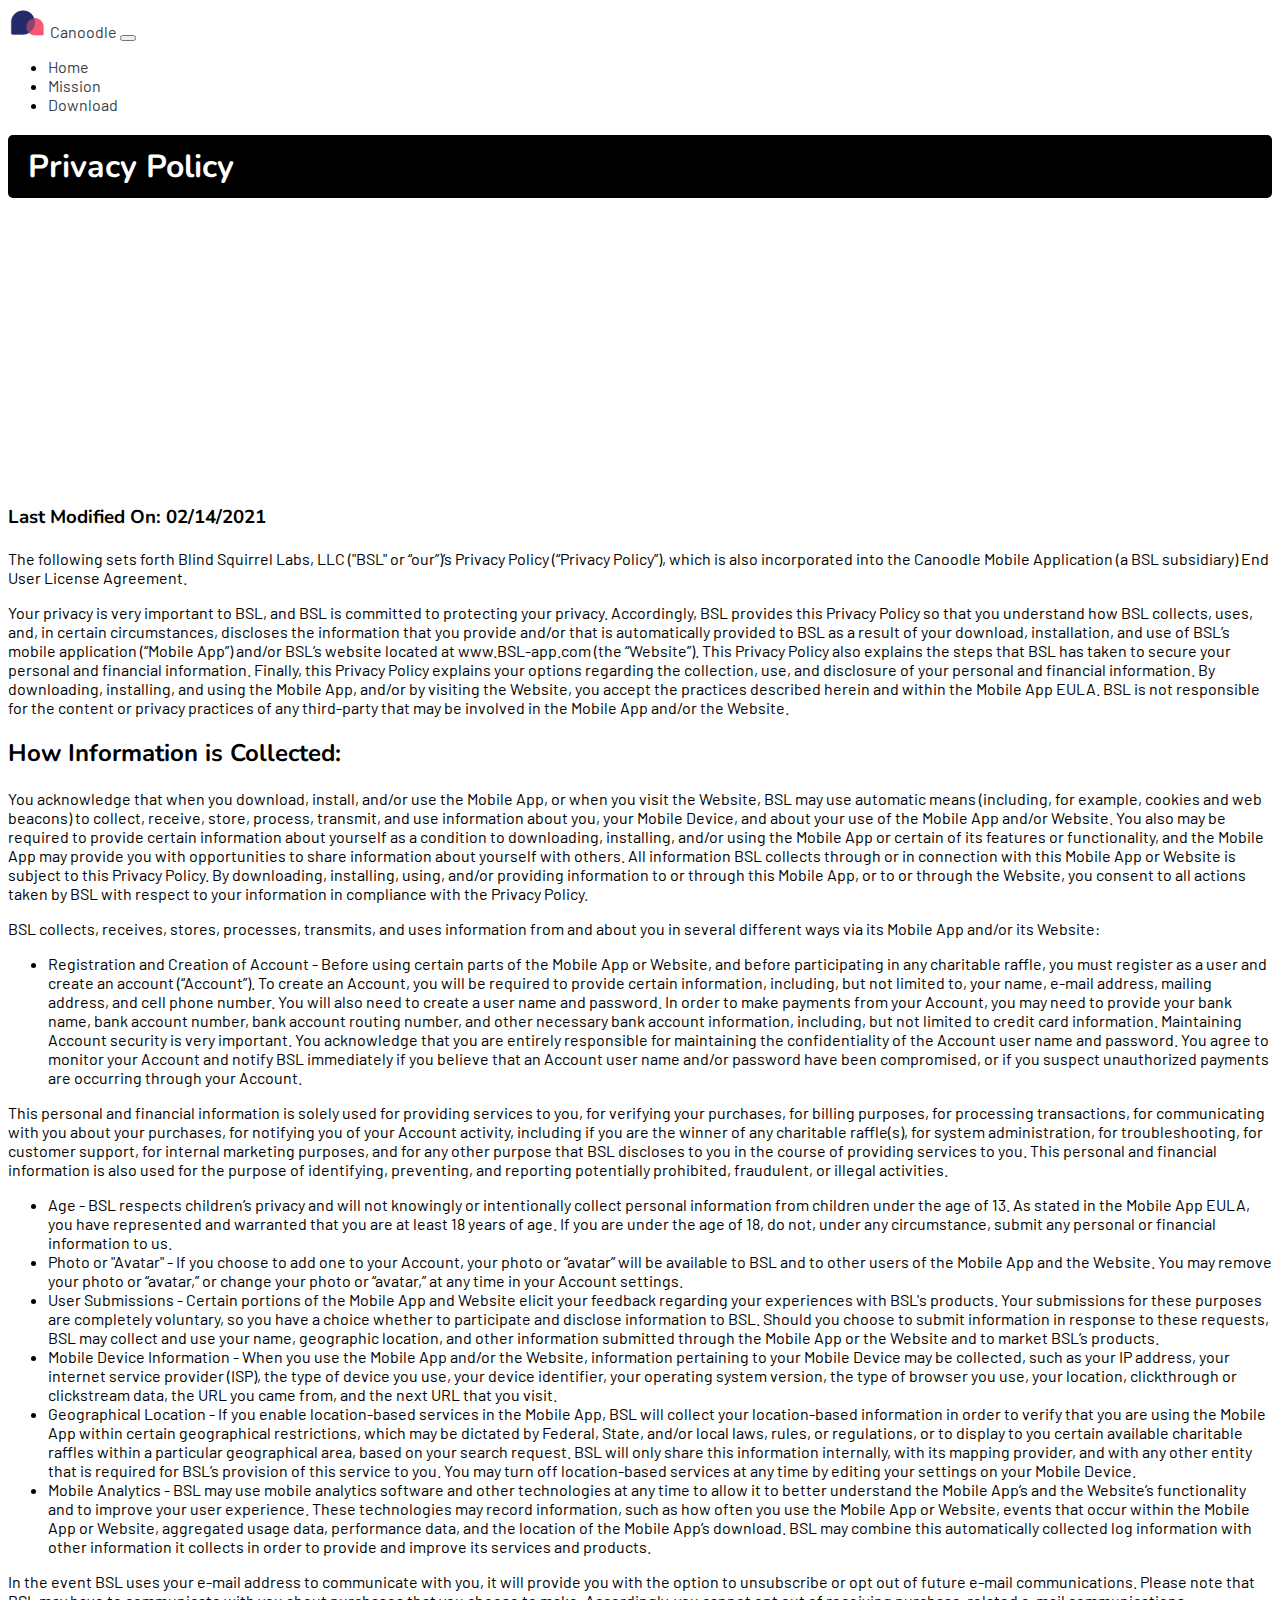
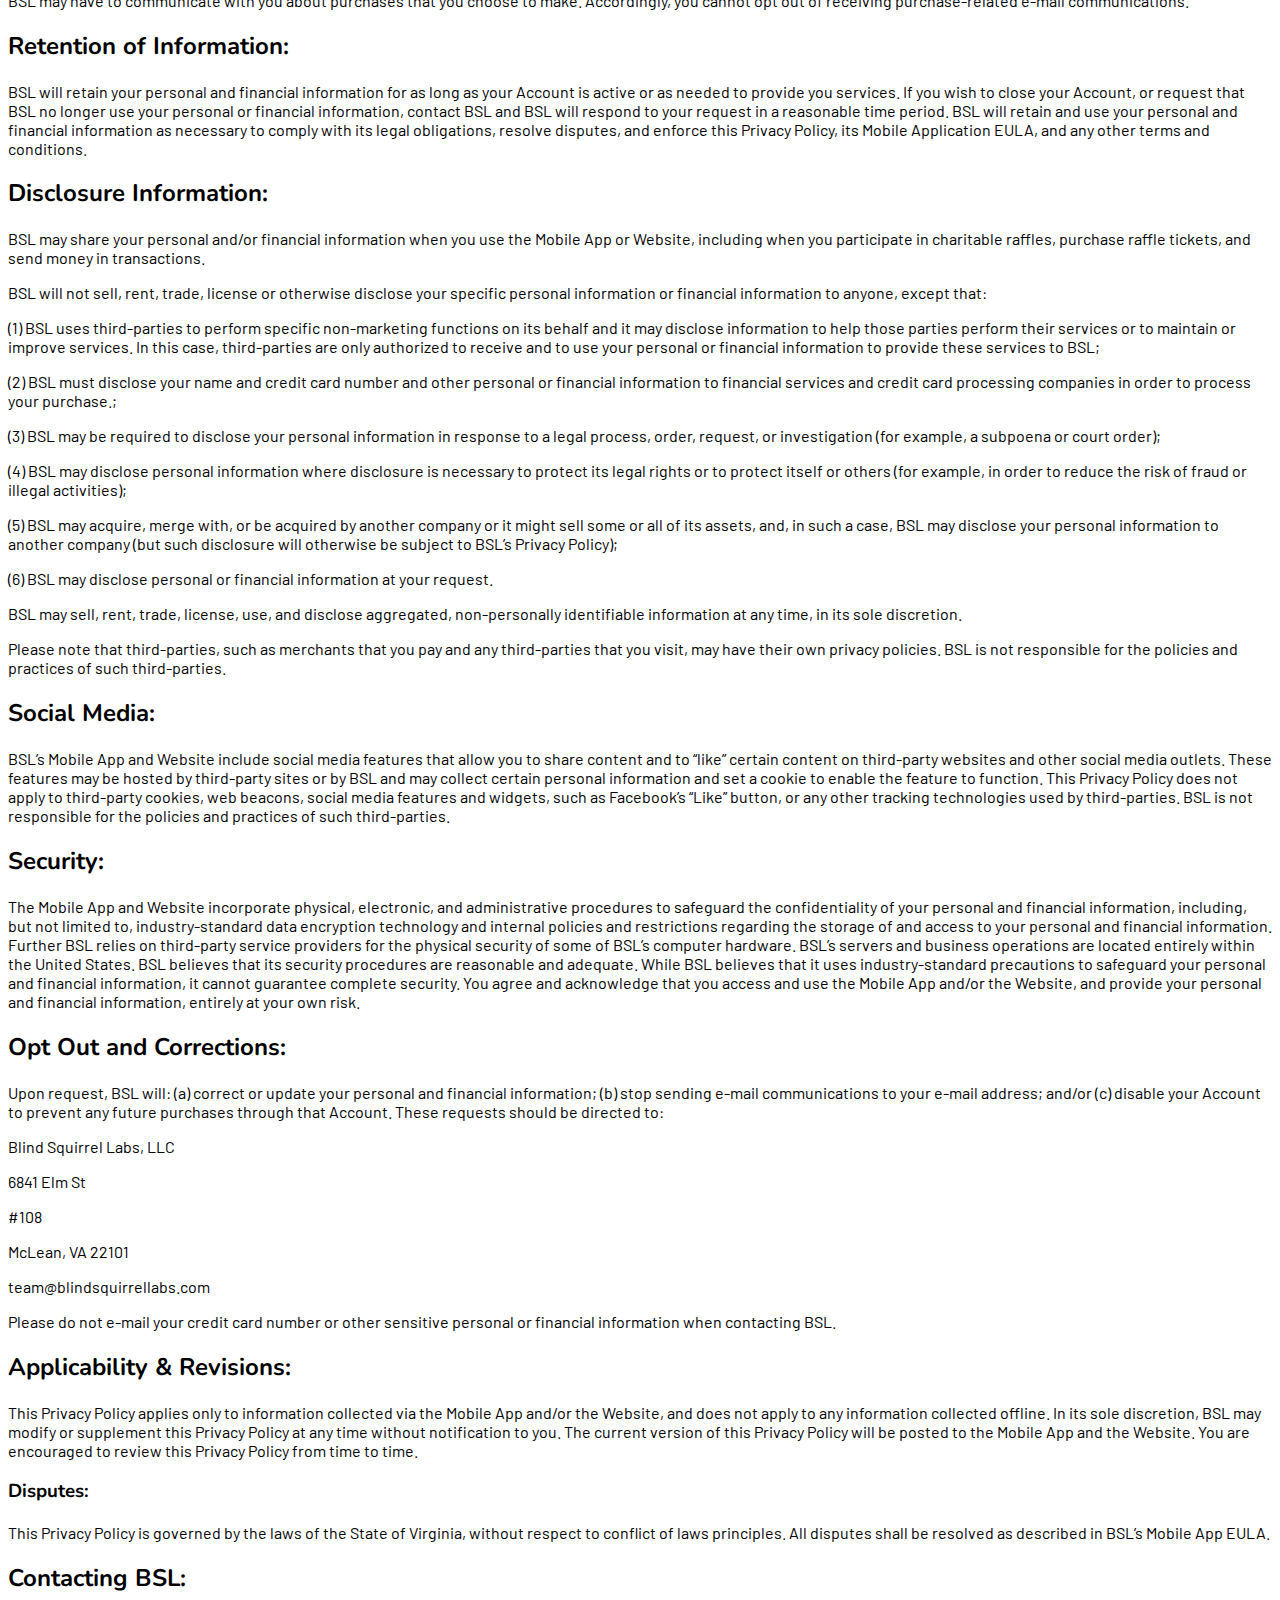
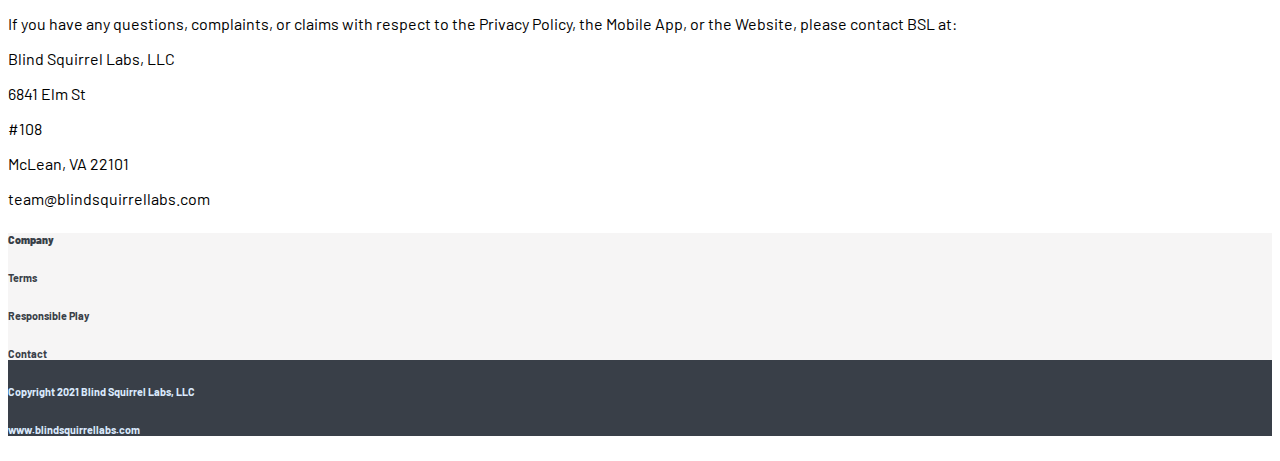
<file: terms.html>
<!DOCTYPE html>
<html lang="en">

<head>
    <!-- Required meta tags -->
    <meta charset="utf-8" />
    <meta name="viewport" content="width=device-width, initial-scale=1" />

    <!-- Bootstrap CSS -->
    <link href="https://cdn.jsdelivr.net/npm/bootstrap@5.0.0-beta1/dist/css/bootstrap.min.css" rel="stylesheet"
        integrity="sha384-giJF6kkoqNQ00vy+HMDP7azOuL0xtbfIcaT9wjKHr8RbDVddVHyTfAAsrekwKmP1" crossorigin="anonymous" />
    <!-- Font -->
    <link rel="preconnect" href="https://fonts.gstatic.com" />
    <link href="https://fonts.googleapis.com/css2?family=Barlow:wght@300&family=Nunito&display=swap" rel="stylesheet" />
    <link rel="preconnect" href="https://fonts.gstatic.com">
    <link href="https://fonts.googleapis.com/css2?family=Barlow:wght@700&display=swap" rel="stylesheet">

    <!-- Favicon -->
    <link rel="shortcut icon" href="images/favicon.png" type="image/x-icon" />
    <!--CSS Link-->
    <link rel="stylesheet" type="text/css" href="styles/style.css" />
    <!-- Emoji -->
    <link href="https://emoji-css.afeld.me/emoji.css" rel="stylesheet">

    <title>Terms</title>
</head>

<body>
    <!-- Navbar 2 -->
    <nav class="navbar navbar-expand-lg navbar-light bg-light fixed-top">
        <div class="container-fluid px-3">
            <a class="navbar-brand" href="index.html">
                <img src="images\logo.png" width="auto" height="30" class="d-inline-block align-top mr-2" alt="Canoodle Logo" />
                Canoodle</a>
            <button class="navbar-toggler" type="button" data-bs-toggle="collapse" data-bs-target="#navbarSupportedContent"
                aria-controls="navbarSupportedContent" aria-expanded="false" aria-label="Toggle navigation">
                <span class="navbar-toggler-icon"></span>
            </button>
            <div class="collapse navbar-collapse justify-content-end" id="navbarSupportedContent">
                <ul class="navbar-nav mb-2 mb-lg-0">
                    <li class="nav-item">
                        <a class="nav-link" href="index.html">Home</a>
                    </li>
                    <li class="nav-item">
                        <a class="nav-link" href="mission.html">Mission</a>
                    </li>
                    <li class="nav-item">
                        <a class="nav-link" href="download.html">Download</a>
                    </li>
                </ul>
            </div>
        </div>
    </nav>

    <!-- Jumbotron -->
    <section id="jumboContainerTerms" class="py-5 d-flex align-items-center">
        <div id="" class="container-fluid">
            <div class="row pt-5">
                <div class="col-12 d-flex justify-content-center">
                    <h1 id="mission" class="d-inline-flex">Privacy Policy</h1>
                </div>
            </div>
        </div>
    </section>

    <!--Privacy Policy-->
    <div class="container">
        <div class="row"></div>
        <div class="col-12 py-5">
            <h3>Last Modified On: 02/14/2021</h3>
            <p class="lead">The following sets forth Blind Squirrel Labs, LLC ("BSL" or “our”)’s Privacy Policy
                (“Privacy
                Policy”), which is also incorporated into the Canoodle Mobile Application (a BSL subsidiary) End User
                License Agreement.</p>
            <p class="lead">Your privacy is very important to BSL, and BSL is committed to protecting your privacy.
                Accordingly, BSL provides this Privacy Policy so that you understand how BSL collects, uses, and,
                in certain circumstances, discloses the information that you provide and/or that is automatically
                provided to BSL as a result of your download, installation, and use of BSL’s mobile application
                (“Mobile App”) and/or BSL’s website located at www.BSL-app.com (the “Website”). This Privacy Policy
                also explains the steps that BSL has taken to secure your personal and financial information.
                Finally, this Privacy Policy explains your options regarding the collection, use, and disclosure of
                your personal and financial information. By downloading, installing, and using the Mobile App, and/or
                by visiting the Website, you accept the practices described herein and within the Mobile App EULA.
                BSL is not responsible for the content or privacy practices of any third-party that may be involved
                in the Mobile App and/or the Website.</p>
            <h2>How Information is Collected:</h2>
            <p class="lead">You acknowledge that when you download, install, and/or use the Mobile App, or when you
                visit the Website, BSL may use automatic means (including, for example, cookies and web beacons) to
                collect, receive, store, process, transmit, and use information about you, your Mobile Device, and
                about your use of the Mobile App and/or Website. You also may be required to provide certain
                information about yourself as a condition to downloading, installing, and/or using the Mobile App or
                certain of its features or functionality, and the Mobile App may provide you with opportunities to
                share information about yourself with others. All information BSL collects through or in connection
                with this Mobile App or Website is subject to this Privacy Policy. By downloading, installing, using,
                and/or providing information to or through this Mobile App, or to or through the Website, you consent
                to all actions taken by BSL with respect to your information in compliance with the Privacy Policy.</p>
            <p class="lead">BSL collects, receives, stores, processes, transmits, and uses information from and about
                you in several different ways via its Mobile App and/or its Website:</p>
            <ul>
                <li>
                    <span class="text-uppercase">Registration and Creation of Account - </span>Before using certain
                    parts of the Mobile App or Website, and before participating in any charitable raffle, you must
                    register as a user and create an account (“Account”). To create an Account, you will be required to
                    provide certain information, including, but not limited to, your name, e-mail address, mailing
                    address, and cell phone number. You will also need to create a user name and password. In order to
                    make payments from your Account, you may need to provide your bank name, bank account number, bank
                    account routing number, and other necessary bank account information, including, but not limited to
                    credit card information. Maintaining Account security is very important. You acknowledge that you
                    are entirely responsible for maintaining the confidentiality of the Account user name and password.
                    You agree to monitor your Account and notify BSL immediately if you believe that an Account user
                    name and/or password have been compromised, or if you suspect unauthorized payments are occurring
                    through your Account.
                </li>
            </ul>

            <p class="lead">This personal and financial information is solely used for providing services to you, for
                verifying your purchases, for billing purposes, for processing transactions, for communicating with you
                about your purchases, for notifying you of your Account activity, including if you are the winner of
                any charitable raffle(s), for system administration, for troubleshooting, for customer support, for
                internal marketing purposes, and for any other purpose that BSL discloses to you in the course of
                providing services to you. This personal and financial information is also used for the purpose of
                identifying, preventing, and reporting potentially prohibited, fraudulent, or illegal activities.</p>

            <ul>
                <li class="pt-2">
                    <span class="text-uppercase">Age - </span>BSL respects children’s privacy and will not knowingly
                    or intentionally collect personal information from children under the age of 13. As stated in the
                    Mobile App EULA, you have represented and warranted that you are at least 18 years of age. If you
                    are under the age of 18, do not, under any circumstance, submit any personal or financial
                    information to us.
                </li>
                <li class="pt-2">
                    <span class="text-uppercase">Photo or "Avatar" - </span>If you choose to add one to your Account,
                    your photo or “avatar” will be available to BSL and to other users of the Mobile App and the
                    Website. You may remove your photo or “avatar,” or change your photo or “avatar,” at any time in
                    your Account settings.
                </li>
                <li class="pt-2">
                    <span class="text-uppercase">User Submissions - </span>Certain portions of the Mobile App and
                    Website elicit your feedback regarding your experiences with BSL's products. Your submissions for
                    these purposes are completely voluntary, so you have a choice whether to participate and disclose
                    information to BSL. Should you choose to submit information in response to these requests, BSL
                    may collect and use your name, geographic location, and other information submitted through the
                    Mobile App or the Website and to market BSL’s products.
                </li>
                <li class="pt-2">
                    <span class="text-uppercase">Mobile Device Information - </span>When you use the Mobile App and/or
                    the Website, information pertaining to your Mobile Device may be collected, such as your IP
                    address, your internet service provider (ISP), the type of device you use, your device identifier,
                    your operating system version, the type of browser you use, your location, clickthrough or
                    clickstream data, the URL you came from, and the next URL that you visit.
                </li>
                <li class="pt-2">
                    <span class="text-uppercase">Geographical Location - </span>If you enable location-based services
                    in the Mobile App, BSL will collect your location-based information in order to verify that you
                    are using the Mobile App within certain geographical restrictions, which may be dictated by
                    Federal, State, and/or local laws, rules, or regulations, or to display to you certain available
                    charitable raffles within a particular geographical area, based on your search request. BSL will
                    only share this information internally, with its mapping provider, and with any other entity that
                    is required for BSL’s provision of this service to you. You may turn off location-based services
                    at any time by editing your settings on your Mobile Device.
                </li>
                <li class="pt-2">
                    <span class="text-uppercase">Mobile Analytics - </span>BSL may use mobile analytics software and
                    other technologies at any time to allow it to better understand the Mobile App’s and the Website’s
                    functionality and to improve your user experience. These technologies may record information, such
                    as how often you use the Mobile App or Website, events that occur within the Mobile App or Website,
                    aggregated usage data, performance data, and the location of the Mobile App’s download. BSL may
                    combine this automatically collected log information with other information it collects in order to
                    provide and improve its services and products.
                </li>
            </ul>
            <p class="lead">In the event BSL uses your e-mail address to communicate with you, it will provide you
                with the option to unsubscribe or opt out of future e-mail communications. Please note that BSL may
                have to communicate with you about purchases that you choose to make. Accordingly, you cannot opt out
                of receiving purchase-related e-mail communications.</p>

            <h2>Retention of Information:</h2>
            <p class="lead">BSL will retain your personal and financial information for as long as your Account is
                active or as needed to provide you services. If you wish to close your Account, or request that BSL
                no longer use your personal or financial information, contact BSL and BSL will respond to your
                request in a reasonable time period. BSL will retain and use your personal and financial information
                as necessary to comply with its legal obligations, resolve disputes, and enforce this Privacy Policy,
                its Mobile Application EULA, and any other terms and conditions.</p>

            <h2>Disclosure Information:</h2>
            <p class="lead">BSL may share your personal and/or financial information when you use the Mobile App or
                Website, including when you participate in charitable raffles, purchase raffle tickets, and send money
                in transactions.</p>
            <p class="lead">BSL will not sell, rent, trade, license or otherwise disclose your specific personal
                information or financial information to anyone, except that:</p>
            <p class="lead">(1) BSL uses third-parties to perform specific non-marketing functions on its behalf and
                it may disclose information to help those parties perform their services or to maintain or improve
                services. In this case, third-parties are only authorized to receive and to use your personal or
                financial information to provide these services to BSL;</p>
            <p class="lead">(2) BSL must disclose your name and credit card number and other personal or financial
                information to financial services and credit card processing companies in order to process your
                purchase.;</p>
            <p class="lead">(3) BSL may be required to disclose your personal information in response to a legal
                process, order, request, or investigation (for example, a subpoena or court order);</p>
            <p class="lead">(4) BSL may disclose personal information where disclosure is necessary to protect its
                legal rights or to protect itself or others (for example, in order to reduce the risk of fraud or
                illegal activities);</p>
            <p class="lead">(5) BSL may acquire, merge with, or be acquired by another company or it might sell some
                or all of its assets, and, in such a case, BSL may disclose your personal information to another
                company (but such disclosure will otherwise be subject to BSL’s Privacy Policy);</p>
            <p class="lead">(6) BSL may disclose personal or financial information at your request.</p>
            <p class="lead">BSL may sell, rent, trade, license, use, and disclose aggregated, non-personally
                identifiable information at any time, in its sole discretion.</p>
            <p class="lead">Please note that third-parties, such as merchants that you pay and any third-parties that
                you visit, may have their own privacy policies. BSL is not responsible for the policies and practices
                of such third-parties.</p>

            <h2>Social Media:</h2>
            <p class="lead">BSL’s Mobile App and Website include social media features that allow you to share
                content and to “like” certain content on third-party websites and other social media outlets. These
                features may be hosted by third-party sites or by BSL and may collect certain personal information
                and set a cookie to enable the feature to function. This Privacy Policy does not apply to third-party
                cookies, web beacons, social media features and widgets, such as Facebook’s “Like” button, or any other
                tracking technologies used by third-parties. BSL is not responsible for the policies and practices of
                such third-parties.</p>

            <h2>Security:</h2>
            <p class="lead">The Mobile App and Website incorporate physical, electronic, and administrative procedures
                to safeguard the confidentiality of your personal and financial information, including, but not limited
                to, industry-standard data encryption technology and internal policies and restrictions regarding the
                storage of and access to your personal and financial information. Further BSL relies on third-party
                service providers for the physical security of some of BSL’s computer hardware. BSL’s servers and
                business operations are located entirely within the United States. BSL believes that its security
                procedures are reasonable and adequate. While BSL believes that it uses industry-standard precautions
                to safeguard your personal and financial information, it cannot guarantee complete security. You agree
                and acknowledge that you access and use the Mobile App and/or the Website, and provide your personal
                and financial information, entirely at your own risk.</p>

            <h2>Opt Out and Corrections:</h2>
            <p class="lead">Upon request, BSL will: (a) correct or update your personal and financial information;
                (b) stop sending e-mail communications to your e-mail address; and/or (c) disable your Account to
                prevent any future purchases through that Account. These requests should be directed to:</p>

            <p class="lead py-0 my-0">Blind Squirrel Labs, LLC</p>
            <p class="lead py-0 my-0">6841 Elm St</p>
            <p class="lead py-0 my-0">#108</p>
            <p class="lead py-0 my-0">McLean, VA 22101</p>
            <p class="lead py-0 my-0">team@blindsquirrellabs.com</p>

            <p class="lead">Please do not e-mail your credit card number or other sensitive personal or financial
                information when contacting BSL. </p>

            <h2>Applicability & Revisions:</h2>
            <p class="lead">This Privacy Policy applies only to information collected via the Mobile App and/or the
                Website, and does not apply to any information collected offline. In its sole discretion, BSL may
                modify or supplement this Privacy Policy at any time without notification to you. The current version
                of this Privacy Policy will be posted to the Mobile App and the Website. You are encouraged to review
                this Privacy Policy from time to time. </p>

            <h3>Disputes:</h3>
            <p class="lead">This Privacy Policy is governed by the laws of the State of Virginia, without respect to
                conflict of laws principles. All disputes shall be resolved as described in BSL’s Mobile App EULA.</p>

            <h2>Contacting BSL:</h2>
            <p class="lead">If you have any questions, complaints, or claims with respect to the Privacy Policy, the
                Mobile App, or the Website, please contact BSL at:</p>

            <p class="lead py-0 my-0">Blind Squirrel Labs, LLC</p>
            <p class="lead py-0 my-0">6841 Elm St</p>
            <p class="lead py-0 my-0">#108</p>
            <p class="lead py-0 my-0">McLean, VA 22101</p>
            <p class="lead py-0 my-0">team@blindsquirrellabs.com</p>
        </div>
    </div>
    </div>

    <!-- Footer -->
    <section id="footer">
        <div class="container-fluid">
            <div id="upperFooter" class="row p-5">
                <div class="col-md-3">
                    <h6 id="smHeader">Company</h6>
                    <a href="terms.html">
                        <h6>Terms</h6>
                    </a>
                    <a href="responsible.html">
                        <h6>Responsible Play</h6>
                    </a>
                    <a href="contact.html">
                        <h6>Contact</h6>
                    </a>
                </div>
            </div>
            <div id="lowerFooter" class="row">
                <div class="col-md-12 d-flex justify-content-between p-3 bold">
                    <h6>Copyright 2021 Blind Squirrel Labs, LLC</h6>
                    <h6>www.blindsquirrellabs.com</h6>
                </div>
            </div>
        </div>
    </section>
    <!-- Optional JavaScript; choose one of the two! -->

    <!-- Option 1: Bootstrap Bundle with Popper -->
    <script src="https://cdn.jsdelivr.net/npm/bootstrap@5.0.0-beta1/dist/js/bootstrap.bundle.min.js" integrity="sha384-ygbV9kiqUc6oa4msXn9868pTtWMgiQaeYH7/t7LECLbyPA2x65Kgf80OJFdroafW"
        crossorigin="anonymous"></script>

    <!-- Option 2: Separate Popper and Bootstrap JS -->
    <!--
    <script src="https://cdn.jsdelivr.net/npm/@popperjs/core@2.5.4/dist/umd/popper.min.js" integrity="sha384-q2kxQ16AaE6UbzuKqyBE9/u/KzioAlnx2maXQHiDX9d4/zp8Ok3f+M7DPm+Ib6IU" crossorigin="anonymous"></script>
    <script src="https://cdn.jsdelivr.net/npm/bootstrap@5.0.0-beta1/dist/js/bootstrap.min.js" integrity="sha384-pQQkAEnwaBkjpqZ8RU1fF1AKtTcHJwFl3pblpTlHXybJjHpMYo79HY3hIi4NKxyj" crossorigin="anonymous"></script>
    -->
</body>

</html>
</file>
<file: styles/style.css>
body {
  font-family: "Barlow", sans-serif;
}
h1, h2, h3, h4, h5 {
  font-family: "Nunito", sans-serif;
}
/* header background */
#headerBg {
  background: url("../images/HeaderBg.png") bottom center/cover no-repeat;
  min-height: 600px;
  position: relative;
}
/* #headerPhoneBg {
  background: url("../images/PhoneBg.png") bottom center/cover no-repeat;
  background: url("../images/PhoneBg.png");
  height: 450px;
  width: 'auto';
  position: relative;
} */

/* Text Styling */
/* Headers */
#canoodle {
  color: #F45872;
  font-weight: 900;
}
#lgHeader {
  font-size: 36;
  font-weight: 900;
}
#smHeader {
  font-family: 'Barlow', sans-serif;
  font-weight: 900;
}
#whiteHeader {
  color: white;
  font-weight: bold;
}
/* span {
  color: '#F45872' !important; 
  font-weight: 'bold' !important;
} */
#downloadHeader {
  font-weight: bold;
  color: #ffffff;
}
#download {
  color: '#F45872' !important; 
  font-weight: 'bold' !important;
}
/* #download {
  color: '#F45872';
  font-weight: 'bold';
} */
/* Button */
.btn-primary {
  background-color: #F45872;
  color: white;
  font-weight: bold;
  border-color: #F45872;
}
.btn-primary:hover {
  background-color: #252B68;
  color: white;
  font-weight: bold;
  border-color: #252B68;
}
/* Footer */
#footer {
  background-color: #393F48;
  color: #DAE9FC;
}
#upperFooter {
  color: #393F48;
  background-color: #F6F5F5;
}
.card {
  border: 0px solid rgba(0,0,0,.125);
  border-radius: .25rem;
}
#button {
  border: 0px solid rgba(0,0,0,.125);
  background-color: #ffffff00;
}
a {
  color: #393F48;
  text-decoration: none;
}
a:hover {
  color: #F45872;
  text-decoration: none;
}

/* Mission */
#jumboContainer {
  background: url("https://images.pexels.com/photos/2418920/pexels-photo-2418920.jpeg?cs=srgb&dl=pexels-andie-venzl-2418920.jpg&fm=jpg") center center/cover no-repeat;
  min-height: 500px;
  position: relative; 
}
#jumboContainerTerms {
  background: url("https://images.unsplash.com/photo-1506704810770-7e9bbab1094b?ixlib=rb-1.2.1&ixid=MXwxMjA3fDB8MHxwaG90by1wYWdlfHx8fGVufDB8fHw%3D&auto=format&fit=crop&w=1950&q=80") center center/cover no-repeat;
  min-height: 350px;
  position: relative; 
}
#jumboContainerResponsible {
  background: url("https://images.unsplash.com/photo-1483918897743-adb89b81fea6?ixid=MXwxMjA3fDB8MHxwaG90by1wYWdlfHx8fGVufDB8fHw%3D&ixlib=rb-1.2.1&auto=format&fit=crop&w=1950&q=80") center center/cover no-repeat;
  min-height: 350px;
  position: relative; 
}
#jumboContainerContact {
  background: url("https://images.unsplash.com/photo-1466096115517-bceecbfb6fde?ixid=MXwxMjA3fDB8MHxwaG90by1wYWdlfHx8fGVufDB8fHw%3D&ixlib=rb-1.2.1&auto=format&fit=crop&w=1950&q=80") center center/cover no-repeat;
  min-height: 350px;
  position: relative; 
}
#mission {
  background-color: #000000;
  color: #ffffff;
  font-weight: bold;
  padding: 10px;
  padding-left: 20px;
  padding-right: 20px;
  border-width: 2px;
  border-radius: 5px;
}

/* Download */
#jumboDownload {
  background-color: #F45872;
}
</file>
